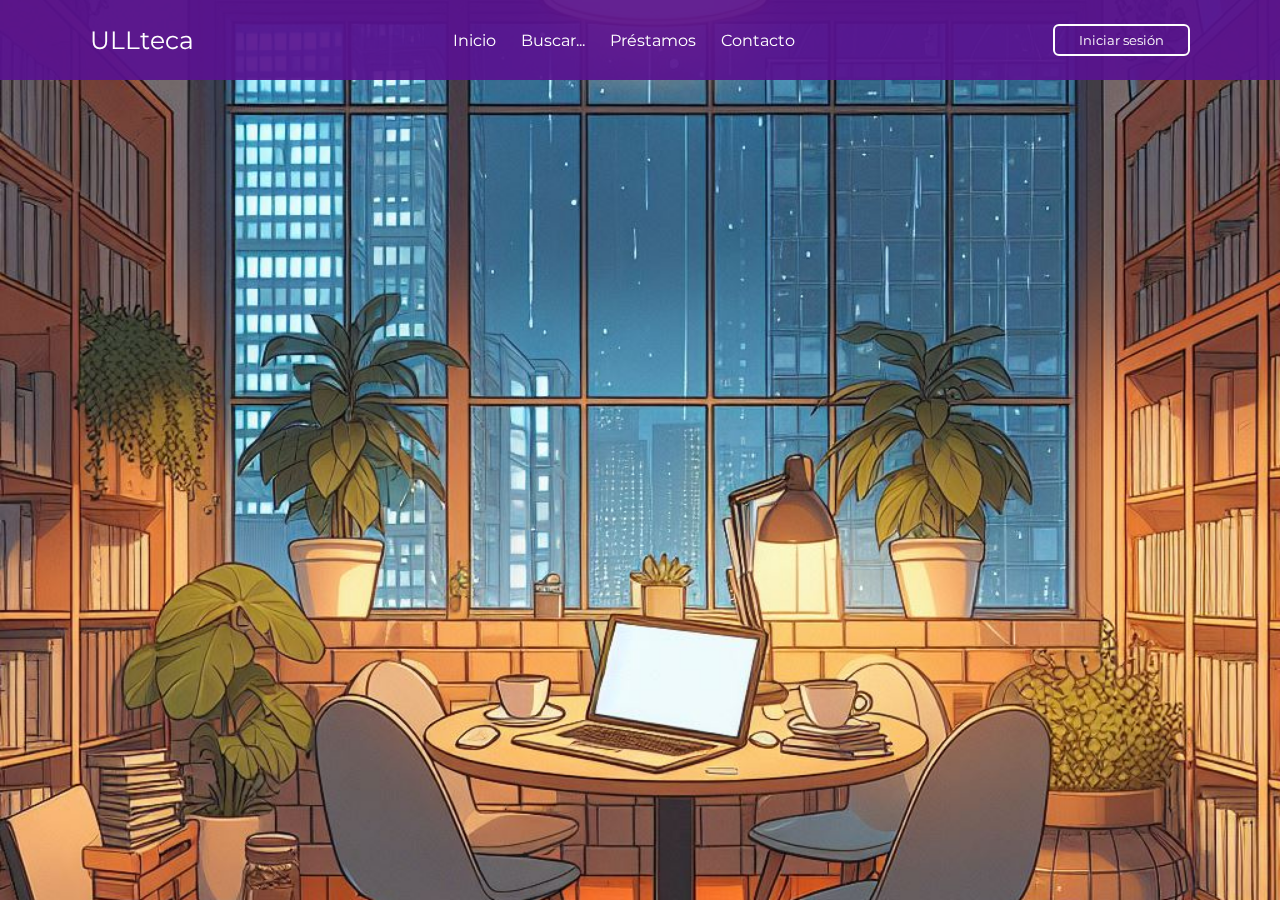
<file: FIS/index.html>
<!DOCTYPE html>
<html lang="en">

<head>
        <meta charset="UTF-8" />
        <meta http-equiv="X-UA-Compatible" content="IE=EDGE" />
        <meta name="viewport" content="width=device-width, initial-scale=1.0" />
        <title>Mockup gestor bibliotecario</title>
        <link rel="stylesheet" href="style.css" />
        <!-- Unicons -->
        <link rel="stylesheet" href="https://unicons.iconscout.com/release/v4.0.0/css/line.css" />
</head>

<body>
        <!-- Header -->
        <header class="header">
                <nav class="nav">
                        <a href="#" class="nav_logo">ULLteca</a>
                        <ul class="nav_items">
                                <li class="nav_item">
                                        <a href="#" class="nav_link">Inicio</a>
                                        <a href="#" class="nav_link">Buscar...</a>
                                        <a href="#" class="nav_link">Préstamos</a>
                                        <a href="#" class="nav_link">Contacto</a>
                                </li>
                        </ul>

                        <button class="button" id="form-open">Iniciar sesión</button>
                </nav>
        </header>

        <!-- Home -->
        <section class="home">
                <div class="form_container">
                        <i class="uil uil-times form_close"></i>

                        <!-- Login form -->
                        <div class="form login_form">
                                <form action="#">
                                        <h2>¡Bienvenid@!</h2>
                                        <div class="input_box">
                                                <input type="text" placeholder="Usuario" required />
                                                <i class="uil uil-user"></i>
                                        </div>
                                        <div class="input_box">
                                                <input type="password" placeholder="Contraseña" required />
                                                <i class="uil uil-lock password"></i>
                                                <i class="uil uil-eye-slash pw_hide"></i>
                                        </div>
                                        <div class="option_field">
                                                <span class="checkbox">
                                                        <input type="checkbox" id="check">
                                                        <label for="check">Recuérdame</label>
                                                </span>
                                                <div class="forgot_pw">
                                                        <a href="#" id="forgotpw">¿Has olvidado tu
                                                                contraseña?</a>
                                                </div>
                                        </div>
                                        <button class="button">Iniciar sesión</button>

                                        <div class="login_signup">
                                                ¿Todavía no tienes cuenta? <a href="#" id="signup">Registrarse</a>
                                        </div>
                                </form>
                        </div>

                        <!-- Signup form -->
                        <div class="form signup_form">
                                <form action="#">
                                        <h2>Crear cuenta</h2>
                                        <div class="input_box">
                                                <input type="text" placeholder="Nombre y apellidos" required />
                                                <i class="uil uil-user"></i>
                                        </div>
                                        <div class="input_box">
                                                <input type="text" placeholder="DNI/NIF" required />
                                                <i class="uil uil-postcard"></i>
                                        </div>
                                        <div class="input_box">
                                                <input type="text" placeholder="Correo electrónico" required />
                                                <i class="uil uil-envelope-alt"></i>
                                        </div>
                                        <div class="input_box">
                                                <input type="text" placeholder="Número de teléfono" required />
                                                <i class="uil uil-phone"></i>
                                        </div>
                                        <div class="input_box">
                                                <input type="text" placeholder="Dirección" />
                                                <i class="uil uil-location-point"></i>
                                        </div>
                                        <div class="input_box">
                                                <input type="password" placeholder="Establecer contraseña" required />
                                                <i class="uil uil-lock password"></i>
                                                <i class="uil uil-eye-slash pw_hide"></i>
                                        </div>
                                        <div class="input_box">
                                                <input type="password" placeholder="Confirmar contraseña" required />
                                                <i class="uil uil-lock password"></i>
                                                <i class="uil uil-eye-slash pw_hide"></i>
                                        </div>
                                        <button class="button">Registrarse</button>

                                        <div class="login_signup">
                                                ¿Ya tienes cuenta? <a href="#" id="login">Iniciar sesión</a>
                                        </div>
                                </form>
                        </div>

                        <!-- Forgot password -->
                        <div class="form forgot_password">
                                <form action="#">
                                        <h2>¿Has olvidado tu contraseña?</h2>
                                        <p>¡Tranquil@! Olvidar la contraseña nos pasa a todos.</p>
                                        <p>Para recuperarla, <b>introduce el usuario o correo electrónico asociado a tu
                                                        cuenta.</b> En breve recibirás un mensaje con las instrucciones
                                                para restablecerla.</p>
                                        <div class="input_box">
                                                <input type="text" placeholder="Usuario o correo electrónico"
                                                        required />
                                                <i class="uil uil-user"></i>
                                        </div>
                                        <button class="button">Restablecer contraseña</button>
                                </form>
                        </div>

                </div>
        </section>
        <script src="script.js"></script>
</body>

</html>
</file>
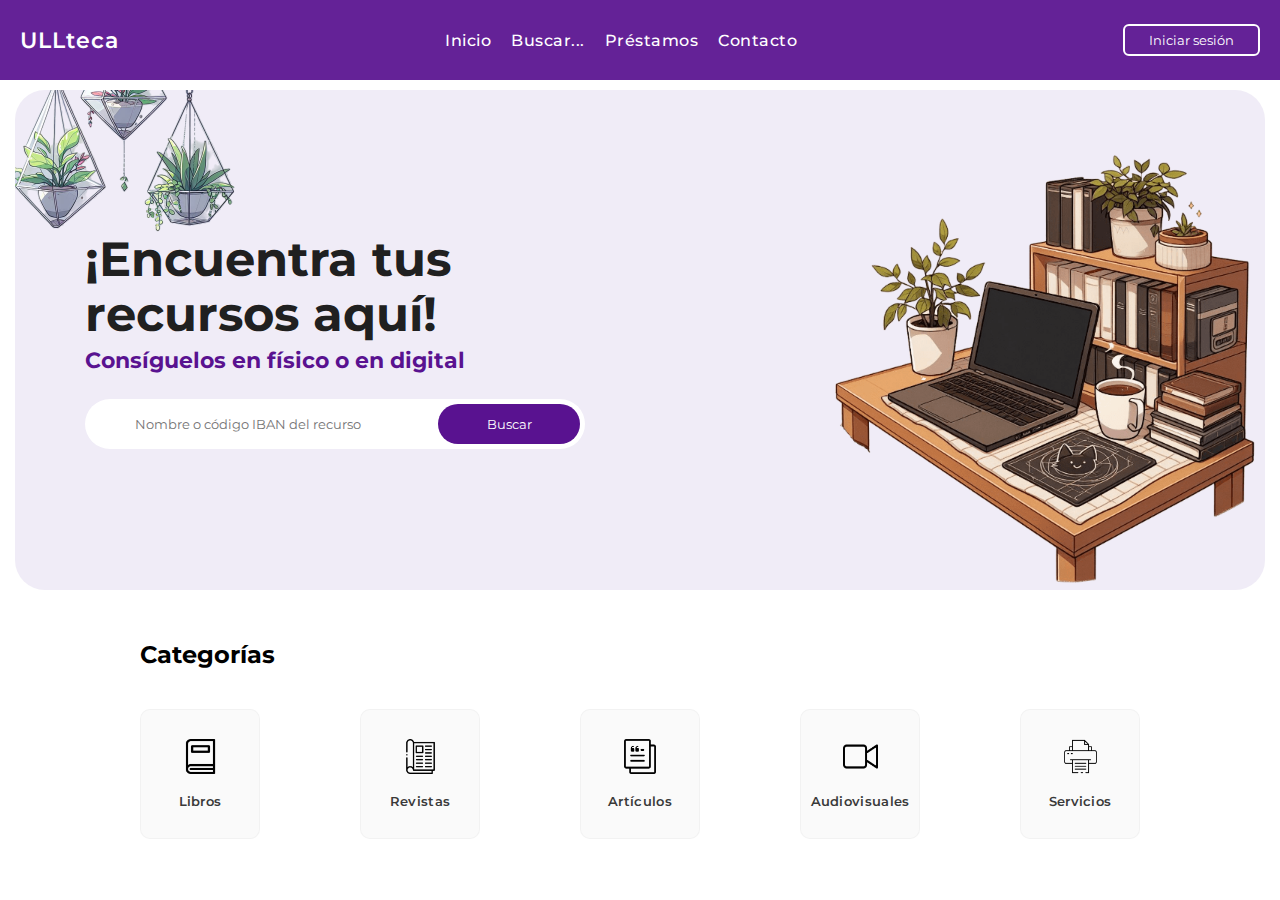
<file: FIS/Search/index.html>
<!DOCTYPE html>
<html lang="en">

<head>
  <meta charset="UTF-8">
  <meta http-equiv="X-UA-Compatible" content="IE=EDGE" />
  <meta name="viewport" content="width=device-width, initial-scale=1.0">
  <title>Search</title>
  <link rel="stylesheet" type="text/css" href="style.css" />
  
  <!-- Unicons -->
  <link rel="stylesheet" href="https://unicons.iconscout.com/release/v4.0.0/css/line.css" />
</head>

<body>
  
  <!-- Navigation -->
  <nav class="navigation">
    
    <!-- Logo -->
    <a href="#" class="logo">
      ULLteca
    </a>
    
    <!-- Menu -->
    <ul class="menu">
      <li><a href="#">Inicio</a></li>
      <li><a href="#">Buscar...</a></li>
      <li><a href="#">Préstamos</a></li>
      <li><a href="#">Contacto</a></li>
    </ul>
    
    <!-- Right nav (Login button) -->
    <button class="button" id="form-open">Iniciar sesión</button>
  </nav>
  </header>

  <!-- Search banner -->
  <section id="search-banner">
    
    <!-- Background -->
    <img src="search_bg2.png" class="search_bg2" alt="search_bg2">
    
    <!-- Text -->
    <class class="search-banner-text">
      <h1>¡Encuentra tus recursos aquí!</h1>
      <strong>Consíguelos en físico o en digital</strong>
      
      <!-- Searchbox -->
      <form action="" class="search-box">
        
        <!-- Icon -->
        <i class="uil uil-search"></i>
        
        <!-- Input -->
        <input type="text" class="search-input" placeholder="Nombre o código IBAN del recurso" name="search" required>
        
        <!-- Btn -->
        <input type="submit" class="search-btn" value="Buscar">
      </form>
    </class>
  </section>
 
  <!-- Categories -->
      <section id="category">
        
        <!-- Heading -->
        <div class="category-heding">
          <h2>Categorías</h2>
        </div>

        <!-- Box containers -->
        <div class="category-container">

          <!-- Box -->
          <a href="#" class="category-box">
            <img src="book.png" alt="books">
            <span>Libros</span>
          </a>
          <a href="#" class="category-box">
            <img src="mag.png" alt="mags">
            <span>Revistas</span>
          </a>
          <a href="#" class="category-box">
            <img src="articles-icon.webp" alt="articles">
            <span>Artículos</span>
          </a>
          <a href="#" class="category-box">
            <img src="video.png" alt="videos">
            <span>Audiovisuales</span>
          </a>
          <a href="#" class="category-box">
            <img src="printer.png" alt="services">
            <span>Servicios</span>
          </a>
        </div>
      </section>
</body>

</html>
</file>
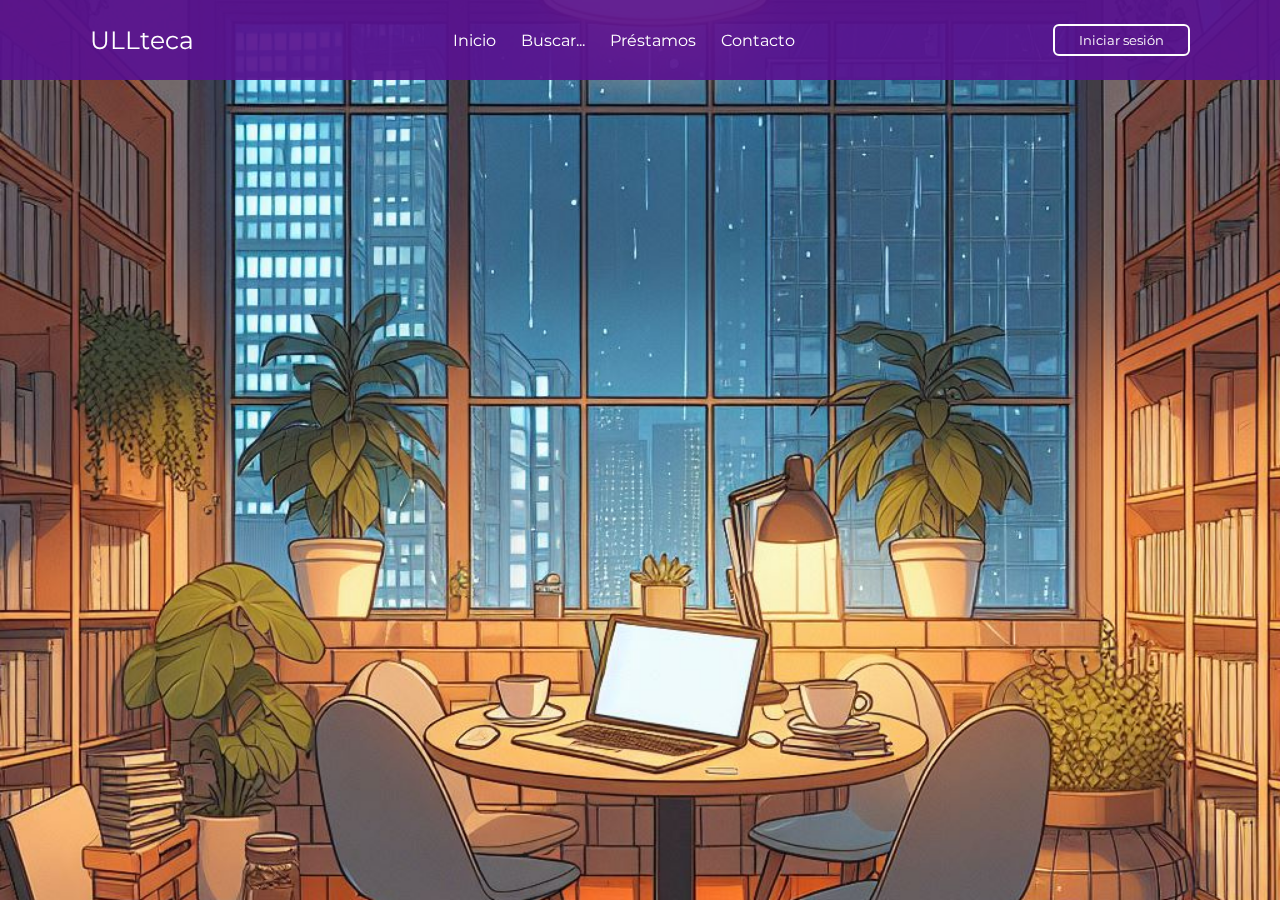
<file: FIS/mockup.html>
<!DOCTYPE html>
<html lang="en">

<head>
        <meta charset="UTF-8" />
        <meta http-equiv="X-UA-Compatible" content="IE=EDGE" />
        <meta name="viewport" content="width=device-width, initial-scale=1.0" />
        <title>Mockup gestor bibliotecario</title>
        <link rel="stylesheet" href="style.css" />
        <!-- Unicons -->
        <link rel="stylesheet" href="https://unicons.iconscout.com/release/v4.0.0/css/line.css" />
</head>

<body>
        <!-- Header -->
        <header class="header">
                <nav class="nav">
                        <a href="#" class="nav_logo">ULLteca</a>
                        <ul class="nav_items">
                                <li class="nav_item">
                                        <a href="#" class="nav_link">Inicio</a>
                                        <a href="#" class="nav_link">Buscar...</a>
                                        <a href="#" class="nav_link">Préstamos</a>
                                        <a href="#" class="nav_link">Contacto</a>
                                </li>
                        </ul>

                        <button class="button">Iniciar sesión</button>
                </nav>
        </header>

        <!-- Home -->
        <section class="home">
                <div class="form_container">
                        <i class="uil uil-times form_close"></i>
                        <!-- Login form -->
                        <div class="form login_form">
                                <form action="#">
                                        <h2>¡Bienvenid@!</h2>
                                        <div class="input_box">
                                                <input type="text" placeholder="Usuario" required />
                                                <i class="uil uil-user"></i>
                                        </div>
                                        <div class="input_box">
                                                <input type="password" placeholder="Contraseña" required />
                                                <i class="uil uil-lock password"></i>
                                                <i class="uil uil-eye-slash pw_hide"></i>
                                        </div>
                                        <div class="option_field">
                                                <span class="checkbox">
                                                        <input type="checkbox" id="check">
                                                        <label for="check">Recuérdame</label>
                                                </span>
                                                <a href="#" class="forgot_pw">¿Has olvidado tu contraseña?</a>
                                        </div>
                                        <button class="button">Iniciar sesión</button>

                                        <div class="login_signup">
                                                ¿Todavía no tienes cuenta? <a href="#" id="signup">Registrarse</a>
                                        </div>
                                </form>
                        </div>

                        <!-- Signup form -->
                        <div class="form signup_form">
                                <form action="#">
                                        <h2>Registrarse</h2>
                                        <div class="input_box">
                                                <input type="text" placeholder="Nombre completo" required />
                                                <i class="uil uil-user"></i>
                                        </div>
                                        <div class="input_box">
                                                <input type="text" placeholder="DNI/NIF" required />
                                                <i class="uil uil-lock password"></i>
                                        </div>
                                        <div class="input_box">
                                                <input type="text" placeholder="Correo electrónico" required />
                                                <i class="uil uil-lock password"></i>
                                        </div>
                                        <div class="input_box">
                                                <input type="text" placeholder="Dirección" required />
                                                <i class="uil uil-lock password"></i>
                                        </div>
                                        <div class="option_field">
                                                <span class="checkbox">
                                                        <input type="checkbox" id="check">
                                                        <label for="check">Recuérdame</label>
                                                </span>
                                                <a href="#" class="forgot_pw">¿Has olvidado tu contraseña?</a>
                                        </div>
                                        <button class="button">Iniciar sesión</button>

                                        <div class="login_signup">
                                                ¿Todavía no tienes cuenta? <a href="#" id="signup">Registrarse</a>
                                        </div>
                                </form>
                        </div>

                </div>
        </section>
</body>

</html>
</file>
<file: FIS/style.css>
@import url('https://fonts.googleapis.com/css2?family=Montserrat:ital,wght@0,100..900;1,100..900&display=swap');

* {
        margin: 0;
        padding: 0;
        box-sizing: border-box;
        font-family: "Montserrat", sans-serif;
}

a {
        text-decoration: none;
}

.header {
        position: fixed;
        height: 80px;
        width: 100%;
        background: #591290ee;
        z-index: 100;
        padding: 0 20px;
}

.nav {
        max-width: 1100px;
        width: 100%;
        background: none;
        margin: 0 auto;
}

.nav,
.nav_item {
        display: flex;
        height: 100%;
        align-items: center;
        justify-content: space-between;
}

.nav_logo,
.nav_link,
.button {
        color: white;
}

.nav_logo {
        font-size: 25px;
}

.nav_item {
        column-gap: 25px;
}

.nav_link {
        color: white;
}

.nav_link:hover {
        color: #d0a8f0;
}

.button {
        padding: 6px 24px;
        border: 2px solid white;
        background: transparent;
        border-radius: 6px;
        cursor: pointer;
}

.button:active {
        transform: scale(0.98);
}

/* Home */
.home {
        position: relative;
        height: 100vh;
        width: 100%;
        background-image: url("bg2.jpeg");
        background-size: cover;
        background-position: center;
}

.home::before {
        content: '';
        position: absolute;
        height: 100%;
        width: 100%;
        background-color: rgba(0, 0, 0, 0.6);
        z-index: 100;
        opacity: 0;
        pointer-events: none;
        transition: all 0.5s ease-out;
}

.home.show::before {
        opacity: 1;
        pointer-events: auto;
}

/* Form */
.form_container {
        position: fixed;
        max-width: 420px;
        width: 100%;
        top: 50%;
        left: 50%;
        transform: translate(-50%, -50%) scale(1.2);
        z-index: 101;
        background: white;
        padding: 25px;
        border-radius: 12px;
        box-shadow: rgba(0, 0, 0, 0.1);
        opacity: 0;
        pointer-events: none;
        transition: 0.4s ease-out;
}

.home.show .form_container {
        opacity: 1;
        pointer-events: auto;
        transform: translate(-50%, -50%) scale(1);
}

.form_container.active .signup_form {
        display: block;
}

.form_container.active .login_form {
        display: none;
}

.signup_form {
        display: none;
}

.forgot_password {
        display: none;
}

.form_container.password .forgot_password {
        display: block;
}

.form_container.password .login_form {
        display: none;
}
.form_container.password .signup_form {
        display: none;
}

.form_close {
        position: absolute;
        top: 10px;
        right: 20px;
        color: black;
        font-size: 22px;
        opacity: 0.7;
        cursor: pointer;
}

.form_container h2 {
        font-size: 22px;
        color: black;
        text-align: center;
}

.form_container p {
        font-size: 12px;
        text-align: center;
        padding: 5px;
}

.input_box {
        position: relative;
        margin-top: 30px;
        width: 100%;
        height: 40px;
}

.input_box input {
        height: 100%;
        width: 100%;
        border: none;
        outline: none;
        padding: 0 30px;
        color: #333;
        transition: all 0.2s ease;
        border-bottom: 1.5px solid #aaaaaa;
}

.input_box input:focus {
        border-color: #591290;
}

.input_box i {
        position: absolute;
        top: 50%;
        transform: translateY(-50%);
        font-size: 20px;
}

.input_box i.uil-user,
.input_box i.password,
.input_box i.uil-envelope-alt,
.input_box i.uil-phone,
.input_box i.uil-postcard,
.input_box i.uil-location-point {
        left: 0;
        color: #707070;
}

.input_box i.uil-eye-slash,
.input_box i.uil-eye {
        color: #707070;
}

.input_box input:focus~i.uil-user,
.input_box input:focus~i.password,
.input_box input:focus~i.uil-phone,
.input_box input:focus~i.uil-envelope-alt,
.input_box input:focus~i.uil-postcard,
.input_box input:focus~i.uil-location-point {
        color: #591290;
}

.input_box i.pw_hide {
        right: 0;
        font-size: 18px;
        cursor: pointer;
}

.option_field {
        margin-top: 14px;
        display: flex;
        align-items: center;
        justify-content: space-between;
}

.form_container a {
        color: #591290;
        font-size: 12px;
}

.form_container a:hover {
        text-decoration: underline;
}

.checkbox {
        display: flex;
        column-gap: 8px;
        white-space: nowrap;
}

.checkbox input {
        accent-color: teal;
}

.checkbox label {
        font-size: 12px;
        cursor: pointer;
        user-select: none;
        color: #333;
}

.form_container .button {
        background: #591290;
        margin-top: 30px;
        width: 100%;
        padding: 10px 0;
        border-radius: 10px;
}

.login_signup {
        font-size: 12px;
        text-align: center;
        margin-top: 15px;
}
</file>
<file: FIS/Search/style.css>
@import url('https://fonts.googleapis.com/css2?family=Montserrat:ital,wght@0,100..900;1,100..900&display=swap');

* {
        font-family: "Montserrat";
        margin: 0px;
        padding: 0px;
        box-sizing: border-box;
}

ul {
        list-style: none;
}

a {
        text-decoration: none;
}

body {
        margin: 0px;
        padding: 0px;
        font-family: "Montserrat";
}

.navigation {
        display: flex;
        justify-content: space-between;
        align-items: center;
        height: 80px;
        padding: 0 20px;
        width: 100%;
        background: #591290ee;
        z-index: 100;
        margin: auto;
}

.menu {
        display: flex;
}

.menu li a {
        padding: 3px 10px;
        margin: 0px, 15px;
        color: white;
        font-weight: 500;
        letter-spacing: 0.5px;
}

.logo {
        font-size: 1.4rem;
        font-weight: 600;
        letter-spacing: 1px;
        color: white;
}

.button {
        color: white;
}

.menu li a:hover,
.menu .active {
        color: #d0a8f0;
        transition: all ease 0.3s;
}

.button {
        padding: 6px 24px;
        border: 2px solid white;
        background: transparent;
        border-radius: 6px;
        cursor: pointer;
}

.button:active {
        transform: scale(0.98);
}

/* Search banner */
#search-banner {
        max-width: 1250px;
        height: 500px;
        border-radius: 30px;
        background-color: #f0ecf7;
        margin: 10px auto;
        position: relative;
        overflow: hidden;
        background-image: url(search_bg.png);
        background-repeat: no-repeat;
        background-size: 450px;
        background-position: bottom right;
        display: flex;
        align-items: center;
}

.search_bg2 {
        position: absolute;
        left: -40px;
        top: -130px;
        width: 300px;
        height: 300px;
        object-fit: contain;
        object-position: center;
}

.search-banner-text {
        display: flex;
        flex-direction: column;
        width: 500px;
        margin-left: 70px;
        position: relative;
}

.search-banner-text h1 {
        font-size: 3rem;
        line-height: 55px;
        color: #202020;
}

.search-banner-text strong {
        color: #591290;
        font-size: 1.4rem;
        margin-top: 4px;
}

.search-box {
        background-color: white;
        height: 50px;
        display: flex;
        align-items: center;
        margin-top: 25px;
        padding: 0px 5px 0px 20px;
        border-radius: 30px;
}

.search-box i {
        font-size: 1.3rem;
        color: #3b3b3b;
        margin: 0px 10px;
}

.search-box .search-input {
        height: 40px;
        border: none;
        width: 100%;
        padding: 0px 10px;
}

.search-box .search-btn {
        width: 220px;
        height: 40px;
        border-radius: 30px;
        background-color: #591290;
        border: none;
        color: white;
        outline: none;
        transition: all ease 0.3s;
}

.search-box .search-btn:hover {
        transform: scale(1.05);
}

/* Categories */
#category {
        display: flex;
        flex-direction: column;
        max-width: 1000px;
        margin: 50px auto;
}

.category-heading {
        display: flex;
        justify-content: space-between;
        align-items: center;
}

.category-heading h2 {
        font-size: 1.56rem;
        font-weight: 700;
        color: #202020;
        letter-spacing: 0.5px;
}

.category-heading span {
        color: #a7a7a7;
        font-weight: 400;
        letter-spacing: 1px;
}

.category-container {
        display: flex;
        justify-content: space-between;
        align-items: center;
        margin-top: 40px;
}

.category-box {
        display: flex;
        flex-direction: column;
        align-items: center;
        justify-content: center;
        background-color: #fafafa;
        border-radius: 10px;
        min-height: 130px;
        width: 120px;
        border: 1px solid rgba(0, 0, 0, 0.03);
}

.category-box img {
        height: 35px;
        width: 35px;
        object-fit: contain;
        object-position: center;
}

.category-box span {
        color: #393939;
        font-size: 0.8rem;
        margin-top: 20px;
        letter-spacing: 0.3px;
        font-weight: 600;
}

.category-box:hover img {
        transform: scale(1.1);
        transition: all ease 0.1s;
}
</file>
